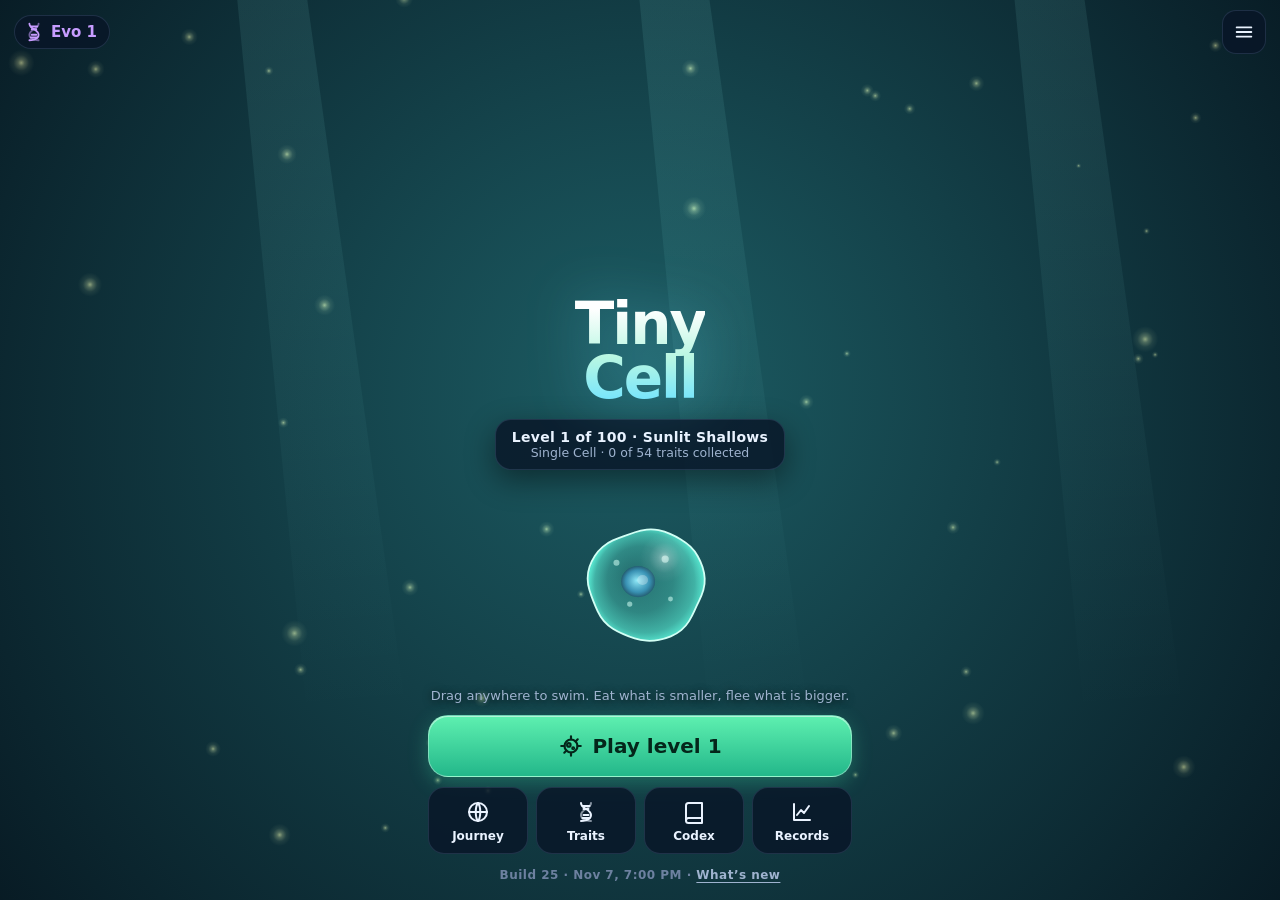
<file: index.html>
<!doctype html>
<html lang="en">
<head>
  <meta charset="utf-8">
  <meta name="viewport" content="width=device-width, initial-scale=1, maximum-scale=1, user-scalable=no, viewport-fit=cover">
  <meta name="theme-color" content="#02050c">
  <meta name="color-scheme" content="dark">
  <meta name="apple-mobile-web-app-capable" content="yes">
  <meta name="mobile-web-app-capable" content="yes">
  <meta name="apple-mobile-web-app-status-bar-style" content="black"><!-- opaque: with black-translucent, iOS 26 lays home-screen apps out one status bar short and leaves the bottom strip unpainted -->
  <meta name="apple-mobile-web-app-title" content="Tiny Cell">
  <meta name="description" content="You are a single cell in a young ocean. Eat, evolve, dive deeper. Plays fully offline.">
  <title>Tiny Cell</title>
  <link rel="manifest" href="manifest.webmanifest">
  <link rel="icon" type="image/png" href="icons/icon-192.png">
  <link rel="apple-touch-icon" href="icons/apple-touch-icon.png">
  <link rel="stylesheet" href="css/style.css">
  <link rel="stylesheet" href="css/app.css">
</head>
<body>
  <div id="app"></div>
  <div id="boot"><div class="orb"></div><div class="label">WARMING THE OCEAN…</div></div>
  <noscript><p style="color:#fff;padding:20px">Tiny Cell needs JavaScript.</p></noscript>
  <script type="module" src="js/main.js"></script>
</body>
</html>
</file>
<file: css/style.css>
/* Tiny World — UI styles. Mobile-first, portrait-friendly, safe-area aware. */
:root {
  --bg0: #050a16;
  --bg1: #0b1424;
  --bg2: #12203a;
  --panel: rgba(14, 26, 48, 0.78);
  --panel-solid: #101d36;
  --panel-hi: rgba(28, 48, 84, 0.85);
  --line: rgba(160, 200, 255, 0.14);
  --line-hi: rgba(160, 220, 255, 0.32);
  --text: #eaf3ff;
  --text-dim: #9fb3cf;
  --text-faint: #6d81a0;
  --dna: #c79cff;
  --dna-deep: #7d4fe0;
  --bloom: #ffcf6e;
  --bloom-deep: #f08a3c;
  --o2: #6fe3ff;
  --leaf: #7cf0a3;
  --leaf-deep: #2fb36a;
  --danger: #ff6b7d;
  --warn: #ffb35c;
  --good: #7cf0a3;
  --radius: 18px;
  --radius-sm: 12px;
  --shadow: 0 10px 30px rgba(0, 0, 0, 0.45);
  --sat: env(safe-area-inset-top, 0px);
  --sab: env(safe-area-inset-bottom, 0px);
  --sal: env(safe-area-inset-left, 0px);
  --sar: env(safe-area-inset-right, 0px);
  --font: ui-rounded, "SF Pro Rounded", "Nunito", "Segoe UI", system-ui, -apple-system, Roboto, sans-serif;
}

* { box-sizing: border-box; -webkit-tap-highlight-color: transparent; }
html, body {
  margin: 0; padding: 0; height: 100%; width: 100%;
  background: var(--bg0); color: var(--text);
  font-family: var(--font); font-size: 15px; line-height: 1.35;
  overflow: hidden; overscroll-behavior: none;
  -webkit-user-select: none; user-select: none;
  -webkit-touch-callout: none;
  touch-action: manipulation;
}
button { font-family: inherit; color: inherit; }
#app { position: fixed; inset: 0; overflow: hidden; }
canvas { display: block; touch-action: none; }

/* ---------- boot splash ---------- */
#boot {
  position: fixed; inset: 0; z-index: 100; display: flex; flex-direction: column;
  align-items: center; justify-content: center; gap: 18px;
  background: radial-gradient(ellipse at 50% 40%, #12305a 0%, var(--bg0) 70%);
  transition: opacity .6s ease;
}
#boot.hide { opacity: 0; pointer-events: none; }
#boot .orb {
  width: 84px; height: 84px; border-radius: 50%;
  background: radial-gradient(circle at 35% 30%, #9ff5c8 0%, #2c9b82 35%, #154a73 70%, #0a1f3d 100%);
  box-shadow: 0 0 60px rgba(111, 227, 255, .35), inset -10px -12px 24px rgba(0,0,0,.45);
  animation: spin 6s linear infinite;
}
#boot .label { color: var(--text-dim); font-size: 14px; letter-spacing: .08em; }
@keyframes spin { to { transform: rotate(360deg); } }

/* ---------- screens ---------- */
.screen { position: absolute; inset: 0; }
.layer { position: absolute; inset: 0; pointer-events: none; }
.layer > * { pointer-events: auto; }

/* ---------- typography ---------- */
h1, h2, h3 { margin: 0; font-weight: 800; letter-spacing: -0.01em; }
h2 { font-size: 22px; }
h3 { font-size: 16px; }
.dim { color: var(--text-dim); }
.faint { color: var(--text-faint); }
.small { font-size: 12.5px; }
.tiny { font-size: 11px; }
.num { font-variant-numeric: tabular-nums; }
.dna-c { color: var(--dna); }
.bloom-c { color: var(--bloom); }
.o2-c { color: var(--o2); }
.leaf-c { color: var(--leaf); }
.danger-c { color: var(--danger); }

/* ---------- buttons ---------- */
.btn {
  appearance: none; border: 1px solid var(--line-hi); background: var(--panel-hi);
  color: var(--text); font-weight: 700; font-size: 15px;
  padding: 12px 18px; border-radius: 14px; cursor: pointer;
  display: inline-flex; align-items: center; justify-content: center; gap: 8px;
  transition: transform .08s ease, background .2s ease, opacity .2s;
  min-height: 46px;
}
.btn:active { transform: scale(.96); }
.btn[disabled], .btn.disabled { opacity: .45; pointer-events: none; }
.btn-primary {
  background: linear-gradient(180deg, #5ef0b0 0%, #23b78a 100%);
  color: #04261a; border-color: rgba(255,255,255,.35);
  box-shadow: 0 6px 20px rgba(60, 220, 160, .3), inset 0 1px 0 rgba(255,255,255,.5);
}
.btn-dna {
  background: linear-gradient(180deg, #c9a2ff 0%, #8a5bf0 100%);
  color: #1a0838; border-color: rgba(255,255,255,.35);
  box-shadow: 0 6px 20px rgba(160, 110, 255, .3), inset 0 1px 0 rgba(255,255,255,.5);
}
.btn-bloom {
  background: linear-gradient(180deg, #ffe08f 0%, #f5a442 100%);
  color: #3a1d00; border-color: rgba(255,255,255,.35);
  box-shadow: 0 6px 20px rgba(255, 180, 80, .3), inset 0 1px 0 rgba(255,255,255,.5);
}
.btn-ghost { background: transparent; }
.btn-danger { background: rgba(255, 90, 110, .18); border-color: rgba(255, 107, 125, .5); color: #ffd0d6; }
.btn-block { width: 100%; }
.btn-lg { font-size: 18px; padding: 16px 22px; min-height: 56px; border-radius: 18px; }

.icon-btn {
  appearance: none; border: 1px solid var(--line); background: var(--panel);
  width: 44px; height: 44px; border-radius: 14px; display: grid; place-items: center;
  cursor: pointer; color: var(--text); backdrop-filter: blur(10px); -webkit-backdrop-filter: blur(10px);
  transition: transform .08s ease;
}
.icon-btn:active { transform: scale(.92); }
.icon-btn.active { background: var(--panel-hi); border-color: var(--line-hi); box-shadow: 0 0 0 2px rgba(124,240,163,.35) inset; }
svg.ic { width: 22px; height: 22px; stroke: currentColor; fill: none; stroke-width: 2; stroke-linecap: round; stroke-linejoin: round; flex: none; }
svg.ic.sm { width: 16px; height: 16px; }
svg.ic.lg { width: 28px; height: 28px; }

/* ---------- panels ---------- */
.panel {
  background: var(--panel); border: 1px solid var(--line); border-radius: var(--radius);
  backdrop-filter: blur(14px) saturate(1.2); -webkit-backdrop-filter: blur(14px) saturate(1.2);
  box-shadow: var(--shadow);
}
.chip {
  display: inline-flex; align-items: center; gap: 6px; height: 34px; padding: 0 12px 0 8px;
  background: var(--panel); border: 1px solid var(--line); border-radius: 999px;
  font-weight: 800; font-size: 15px; font-variant-numeric: tabular-nums;
  backdrop-filter: blur(10px); -webkit-backdrop-filter: blur(10px);
}
.chip .sub { font-weight: 600; font-size: 11px; color: var(--text-dim); margin-left: 2px; }
.chip.pulse { animation: chipPulse .5s ease; }
@keyframes chipPulse { 0% { transform: scale(1); } 40% { transform: scale(1.12); } 100% { transform: scale(1); } }
.tag {
  display: inline-flex; align-items: center; gap: 4px; padding: 2px 8px; border-radius: 999px;
  font-size: 11px; font-weight: 700; background: rgba(255,255,255,.08); color: var(--text-dim);
}
.tag.good { background: rgba(124,240,163,.15); color: var(--good); }
.tag.warn { background: rgba(255,179,92,.15); color: var(--warn); }
.tag.bad { background: rgba(255,107,125,.15); color: var(--danger); }
.tag.dna { background: rgba(199,156,255,.15); color: var(--dna); }
.tag.bloom { background: rgba(255,207,110,.15); color: var(--bloom); }

/* progress bars */
.bar { position: relative; height: 8px; border-radius: 99px; background: rgba(255,255,255,.08); overflow: hidden; }
.bar > i { position: absolute; left: 0; top: 0; bottom: 0; border-radius: 99px; background: var(--leaf); transition: width .3s ease; }
.bar.o2 > i { background: linear-gradient(90deg, #3aa8ff, var(--o2)); }
.bar.dna > i { background: linear-gradient(90deg, var(--dna-deep), var(--dna)); }
.bar.hp > i { background: linear-gradient(90deg, #ff5d7a, #ff9f8a); }
.bar.xp > i { background: linear-gradient(90deg, #4fd1ff, #8cf5d0); }

/* ---------- modal / sheet ---------- */
.backdrop {
  position: absolute; inset: 0; background: rgba(2, 6, 14, .55); z-index: 40;
  display: flex; align-items: flex-end; justify-content: center;
  animation: fadeIn .2s ease;
  backdrop-filter: blur(3px); -webkit-backdrop-filter: blur(3px);
}
.backdrop.center { align-items: center; }
.backdrop.closing { animation: fadeOut .18s ease forwards; }
@keyframes fadeIn { from { opacity: 0; } to { opacity: 1; } }
@keyframes fadeOut { to { opacity: 0; } }
.sheet {
  width: 100%; max-width: 560px; max-height: calc(100% - var(--sat) - 40px);
  background: linear-gradient(180deg, #13223f 0%, #0d1830 100%);
  border: 1px solid var(--line-hi); border-bottom: none;
  border-radius: 24px 24px 0 0; padding: 8px 16px calc(16px + var(--sab));
  display: flex; flex-direction: column; box-shadow: 0 -10px 40px rgba(0,0,0,.5);
  animation: sheetUp .28s cubic-bezier(.2,.9,.3,1.1);
}
.backdrop.closing .sheet { animation: sheetDown .18s ease forwards; }
@keyframes sheetUp { from { transform: translateY(40%); opacity: 0; } to { transform: none; opacity: 1; } }
@keyframes sheetDown { to { transform: translateY(30%); opacity: 0; } }
.sheet .grab { width: 40px; height: 5px; border-radius: 9px; background: rgba(255,255,255,.2); margin: 4px auto 10px; flex: none; }
.sheet-head { display: flex; align-items: center; gap: 10px; margin-bottom: 12px; flex: none; }
.sheet-head h2 { flex: 1; }
.sheet-body { overflow-y: auto; -webkit-overflow-scrolling: touch; overscroll-behavior: contain; touch-action: pan-y; flex: 1; min-height: 0; padding-bottom: 4px; }
.sheet-foot { flex: none; padding-top: 12px; display: flex; gap: 10px; }

.dialog {
  width: calc(100% - 40px); max-width: 420px;
  background: linear-gradient(180deg, #15264a 0%, #0e1a33 100%);
  border: 1px solid var(--line-hi); border-radius: 24px; padding: 22px 20px 18px;
  box-shadow: var(--shadow); animation: pop .26s cubic-bezier(.2,.9,.3,1.25);
  max-height: calc(100% - 60px); overflow-y: auto;
}
@keyframes pop { from { transform: scale(.85); opacity: 0; } to { transform: none; opacity: 1; } }

/* ---------- lists & cards ---------- */
.list { display: flex; flex-direction: column; gap: 10px; }
.row { display: flex; align-items: center; gap: 10px; }
.row.between { justify-content: space-between; }
.grow { flex: 1; min-width: 0; }
.card {
  background: rgba(255,255,255,.045); border: 1px solid var(--line); border-radius: 16px;
  padding: 12px; position: relative;
}
.card.selectable { cursor: pointer; transition: transform .08s, border-color .2s, background .2s; }
.card.selectable:active { transform: scale(.98); }
.card.selected { border-color: var(--leaf); background: rgba(124,240,163,.09); box-shadow: 0 0 0 1px var(--leaf) inset; }
.card.locked { opacity: .55; }
.thumb {
  width: 56px; height: 56px; border-radius: 14px; flex: none; overflow: hidden;
  background: radial-gradient(circle at 50% 40%, #1d3561, #0b1426);
  display: grid; place-items: center;
}
.thumb img, .thumb canvas { width: 100%; height: 100%; object-fit: cover; }
.section-title { font-size: 12px; font-weight: 800; letter-spacing: .1em; text-transform: uppercase; color: var(--text-faint); margin: 16px 2px 8px; }
.section-title:first-child { margin-top: 2px; }
.kv { display: grid; grid-template-columns: auto 1fr; gap: 6px 12px; font-size: 13px; }
.kv > :nth-child(odd) { color: var(--text-dim); }
.divider { height: 1px; background: var(--line); margin: 12px 0; }
.empty { text-align: center; color: var(--text-faint); padding: 24px 12px; font-size: 14px; }

/* segmented control */
.seg { display: flex; background: rgba(255,255,255,.06); border-radius: 12px; padding: 3px; gap: 3px; }
.seg button { flex: 1; appearance: none; border: 0; background: transparent; padding: 8px 6px; border-radius: 9px; font-weight: 700; font-size: 13px; color: var(--text-dim); cursor: pointer; }
.seg button.on { background: var(--panel-hi); color: var(--text); box-shadow: 0 2px 8px rgba(0,0,0,.3); }

/* toggle */
.toggle { position: relative; width: 50px; height: 30px; flex: none; border-radius: 99px; background: rgba(255,255,255,.12); border: 0; cursor: pointer; transition: background .2s; }
.toggle::after { content: ""; position: absolute; top: 3px; left: 3px; width: 24px; height: 24px; border-radius: 50%; background: #fff; transition: transform .2s cubic-bezier(.3,.9,.4,1.2); box-shadow: 0 2px 6px rgba(0,0,0,.3); }
.toggle.on { background: var(--leaf-deep); }
.toggle.on::after { transform: translateX(20px); }

/* ---------- toasts ---------- */
.toasts { position: absolute; left: 0; right: 0; top: calc(var(--sat) + 104px); z-index: 60; display: flex; flex-direction: column; align-items: center; gap: 8px; pointer-events: none; }
.toast {
  max-width: calc(100% - 32px); display: flex; align-items: center; gap: 10px;
  padding: 10px 16px 10px 12px; border-radius: 16px; background: rgba(12, 24, 46, .92);
  border: 1px solid var(--line-hi); box-shadow: var(--shadow); font-weight: 650; font-size: 14px;
  animation: toastIn .35s cubic-bezier(.2,.9,.3,1.2);
}
.toast.out { animation: toastOut .3s ease forwards; }
.toast.milestone { border-color: rgba(124,240,163,.6); background: linear-gradient(90deg, rgba(20,60,48,.95), rgba(12,30,48,.95)); }
.toast.dna { border-color: rgba(199,156,255,.6); }
.toast.bad { border-color: rgba(255,107,125,.6); }
@keyframes toastIn { from { transform: translateY(-14px) scale(.95); opacity: 0; } to { transform: none; opacity: 1; } }
@keyframes toastOut { to { transform: translateY(-10px); opacity: 0; } }

/* ---------- coach marks ---------- */
.coach {
  position: absolute; z-index: 35; max-width: 260px; padding: 12px 14px; border-radius: 16px;
  background: #f4fbff; color: #0b1a30; font-weight: 650; font-size: 14px; box-shadow: 0 10px 30px rgba(0,0,0,.5);
  animation: pop .3s cubic-bezier(.2,.9,.3,1.25);
}
.coach::after { content: ""; position: absolute; width: 14px; height: 14px; background: #f4fbff; transform: rotate(45deg); }
.coach.down::after { bottom: -6px; left: var(--ax, 50%); margin-left: -7px; }
.coach.up::after { top: -6px; left: var(--ax, 50%); margin-left: -7px; }
.coach .coach-ok { margin-top: 8px; display: block; font-size: 12px; color: #2b6b8a; font-weight: 800; letter-spacing: .05em; }
.ring-pulse { position: absolute; z-index: 34; border-radius: 18px; pointer-events: none; box-shadow: 0 0 0 3px rgba(124,240,163,.9); animation: ringPulse 1.4s ease-in-out infinite; }
@keyframes ringPulse { 0%, 100% { box-shadow: 0 0 0 3px rgba(124,240,163,.9), 0 0 0 6px rgba(124,240,163,.0); } 50% { box-shadow: 0 0 0 3px rgba(124,240,163,.9), 0 0 0 12px rgba(124,240,163,.25); } }

/* ---------- misc ---------- */
.fade-in { animation: fadeIn .4s ease; }
.hidden { display: none !important; }
.shake { animation: shake .3s ease; }
@keyframes shake { 20%, 60% { transform: translateX(-4px); } 40%, 80% { transform: translateX(4px); } }
.glow-text { text-shadow: 0 0 18px rgba(124, 240, 163, .5); }
.scroll-x { display: flex; gap: 10px; overflow-x: auto; overflow-y: hidden; -webkit-overflow-scrolling: touch; scrollbar-width: none; touch-action: pan-x; overscroll-behavior: contain; }
.scroll-x::-webkit-scrollbar { display: none; }
.sheet-body::-webkit-scrollbar { width: 0; }
.center { text-align: center; }
.stack-8 > * + * { margin-top: 8px; }
.stack-12 > * + * { margin-top: 12px; }
</file>
<file: css/app.css>
/* Tiny Cell — home screen and sheets (builds on style.css tokens) */
.fade-cover { position: absolute; inset: 0; z-index: 80; background: #02050c; opacity: 0; pointer-events: none; transition: opacity .4s ease; }
.fade-cover.on { opacity: 1; pointer-events: auto; }
.run-host { position: absolute; inset: 0; z-index: 10; background: #02050c; }

.hub { position: absolute; inset: 0; display: flex; flex-direction: column; justify-content: space-between; }
.hub-bg { position: absolute; inset: 0; width: 100%; height: 100%; z-index: 0; }
.hub > *:not(canvas) { position: relative; z-index: 1; }
.hub-top { display: flex; align-items: center; gap: 8px; padding: calc(var(--sat) + 10px) calc(var(--sar) + 14px) 0 calc(var(--sal) + 14px); }
.hub-dna { cursor: pointer; }
.hub-title { text-align: center; padding: 3vh 20px 0; display: flex; flex-direction: column; align-items: center; gap: 14px; }
.hub-title h1 { font-size: 58px; line-height: .92; font-weight: 900; letter-spacing: -0.035em;
  background: linear-gradient(180deg, #ffffff 10%, #b9f7e2 55%, #6fe3ff 100%); -webkit-background-clip: text; background-clip: text; color: transparent;
  filter: drop-shadow(0 4px 28px rgba(111, 227, 255, .35)); }
.hub-age { appearance: none; cursor: pointer; padding: 9px 16px; border-radius: 16px; text-align: center; max-width: 340px; }
.hub-age-name { font-weight: 850; font-size: 14px; letter-spacing: .02em; }
.hub-bottom { padding: 0 calc(var(--sar) + 18px) calc(var(--sab) + 14px) calc(var(--sal) + 18px); display: flex; flex-direction: column; gap: 10px; align-items: stretch; max-width: 460px; width: 100%; margin: 0 auto; }
.hub-last { text-align: center; font-size: 13px; color: var(--text-dim); text-shadow: 0 1px 8px rgba(0,0,0,.8); min-height: 18px; }
.hub-dive { font-size: 20px; min-height: 62px; border-radius: 20px; }
.hub-dive svg { width: 26px; height: 26px; }
.hub-tiles { display: grid; grid-template-columns: repeat(4, 1fr); gap: 8px; }
.hub-tile { appearance: none; position: relative; border: 1px solid var(--line); background: var(--panel); color: var(--text); border-radius: 16px; padding: 12px 6px 10px; display: flex; flex-direction: column; align-items: center; gap: 5px; font-weight: 750; font-size: 13px; cursor: pointer; backdrop-filter: blur(10px); -webkit-backdrop-filter: blur(10px); transition: transform .08s; }
.hub-tile:active { transform: scale(.95); }
.hub-tile svg { width: 24px; height: 24px; }
.hub-tile .dot { position: absolute; top: 8px; right: 14px; width: 9px; height: 9px; border-radius: 50%; background: var(--dna); box-shadow: 0 0 8px var(--dna); }
.build-tag { appearance: none; background: transparent; border: 0; cursor: pointer; text-align: center; font-size: 12px; font-weight: 700; color: var(--text-faint); letter-spacing: .04em; font-variant-numeric: tabular-nums; padding: 4px; }
.build-tag u { color: var(--text-dim); text-underline-offset: 3px; }

.era-kicker { font-size: 13px; font-weight: 900; letter-spacing: .25em; text-transform: uppercase; color: var(--o2); }
.era-big { font-size: 34px; font-weight: 900; letter-spacing: -0.02em; line-height: 1.05; margin: 6px 0 10px; }

.res-card { display: flex; gap: 12px; align-items: center; }
.res-card .info { flex: 1; min-width: 0; }
.res-card .nm { font-weight: 800; font-size: 15px; display: flex; align-items: center; gap: 6px; flex-wrap: wrap; }
.res-card .ds { font-size: 12.5px; color: var(--text-dim); margin-top: 2px; }
.res-card .btn { min-height: 38px; padding: 8px 12px; font-size: 13px; flex: none; }
.pips { display: inline-flex; gap: 3px; margin-left: 6px; }
.pips i { width: 7px; height: 7px; border-radius: 50%; background: rgba(255,255,255,.15); }
.pips i.on { background: var(--dna); box-shadow: 0 0 6px var(--dna); }
.codex-grid { display: grid; grid-template-columns: repeat(auto-fill, minmax(84px, 1fr)); gap: 8px; }
.codex-item { display: flex; flex-direction: column; align-items: center; gap: 4px; padding: 8px 4px; border-radius: 14px; background: rgba(255,255,255,.04); border: 1px solid var(--line); font-size: 11px; font-weight: 700; text-align: center; cursor: pointer; }
.codex-item .thumb { width: 56px; height: 56px; }
.codex-item.unknown { opacity: .4; }
.codex-item.unknown .thumb { filter: brightness(0) opacity(.5); }
.stat-grid { display: grid; grid-template-columns: 1fr 1fr; gap: 8px; }
.stat { padding: 10px 12px; border-radius: 14px; background: rgba(255,255,255,.045); border: 1px solid var(--line); }
.stat .v { font-size: 20px; font-weight: 850; font-variant-numeric: tabular-nums; }
.stat .k { font-size: 11.5px; color: var(--text-dim); font-weight: 650; }

@media (max-height: 680px) {
  .hub-title h1 { font-size: 44px; }
  .hub-dive { min-height: 54px; }
}

/* No frosted glass over the animated ocean: it forces a full blur every frame (slow, drains battery). */
.hub .chip, .hub .icon-btn, .hub .panel, .hub-tile { backdrop-filter: none; -webkit-backdrop-filter: none; background: rgba(9, 22, 40, .84); }

/* journey */
.hub-dive.boss { background: linear-gradient(180deg, #ffb48a 0%, #f2664f 100%); color: #3a0b02; box-shadow: 0 6px 22px rgba(255, 110, 80, .35), inset 0 1px 0 rgba(255,255,255,.5); }
.jr-card { display: flex; gap: 12px; align-items: center; }
.jr-card.locked { opacity: .55; }
.jr-card.cur { border-color: var(--leaf); box-shadow: 0 0 0 1px var(--leaf) inset; }
.jr-card .thumb { width: 60px; height: 60px; }
.jr-name { font-weight: 850; font-size: 15px; display: flex; align-items: center; gap: 6px; flex-wrap: wrap; }
.jr-dots { display: flex; gap: 6px; margin-top: 7px; align-items: center; }
.jr-dots i { width: 12px; height: 12px; border-radius: 50%; background: rgba(255,255,255,.12); }
.jr-dots i.on { background: var(--leaf); box-shadow: 0 0 6px var(--leaf); }
.jr-dots i.cur { background: transparent; box-shadow: 0 0 0 2px var(--leaf); }
.jr-dots i.boss { width: 16px; height: 16px; border-radius: 5px; background: rgba(255,120,90,.25); }
.jr-dots i.boss.on { background: #ff8a6a; box-shadow: 0 0 8px #ff8a6a; }
.jr-dots i.boss.cur { background: transparent; box-shadow: 0 0 0 2px #ff8a6a; }
.hub-tile span { font-size: 12px; }

/* powers you take into a level (shown once you own more than four) */
.hub-powers { appearance: none; display: flex; align-items: center; gap: 10px; justify-content: center; border: 1px solid var(--line); background: var(--panel); color: var(--text); border-radius: 16px; padding: 7px 12px; cursor: pointer; backdrop-filter: blur(10px); -webkit-backdrop-filter: blur(10px); font-weight: 750; font-size: 13px; }
.hub-powers:active { transform: scale(.97); }
.hub-powers .hp-k { color: var(--text-dim); }
.hub-powers .hp-row { display: flex; gap: 4px; }
.hub-powers .hp-ic { width: 34px; height: 34px; border-radius: 50%; background: rgba(255,255,255,.06); display: grid; place-items: center; overflow: hidden; }
.hub-powers .hp-ic canvas { width: 100% !important; height: 100% !important; }
.hub-powers .hp-ch { color: var(--dna); text-decoration: underline; text-underline-offset: 3px; }
.lo-card { appearance: none; width: 100%; text-align: left; color: var(--text); cursor: pointer; border: 1px solid var(--line); }
.lo-card.on { border-color: var(--dna); box-shadow: 0 0 0 1px var(--dna) inset; }
.lo-card:not(.on) .thumb { filter: grayscale(.7) brightness(.7); }
.lo-card .lo-check { width: 26px; height: 26px; flex: none; border-radius: 50%; border: 2px solid var(--line); display: grid; place-items: center; font-weight: 900; color: #04121a; }
.lo-card.on .lo-check { background: var(--dna); border-color: var(--dna); }
.lo-card .lo-tag { font-size: 11px; font-weight: 800; letter-spacing: .06em; text-transform: uppercase; color: var(--o2); }
</file>
